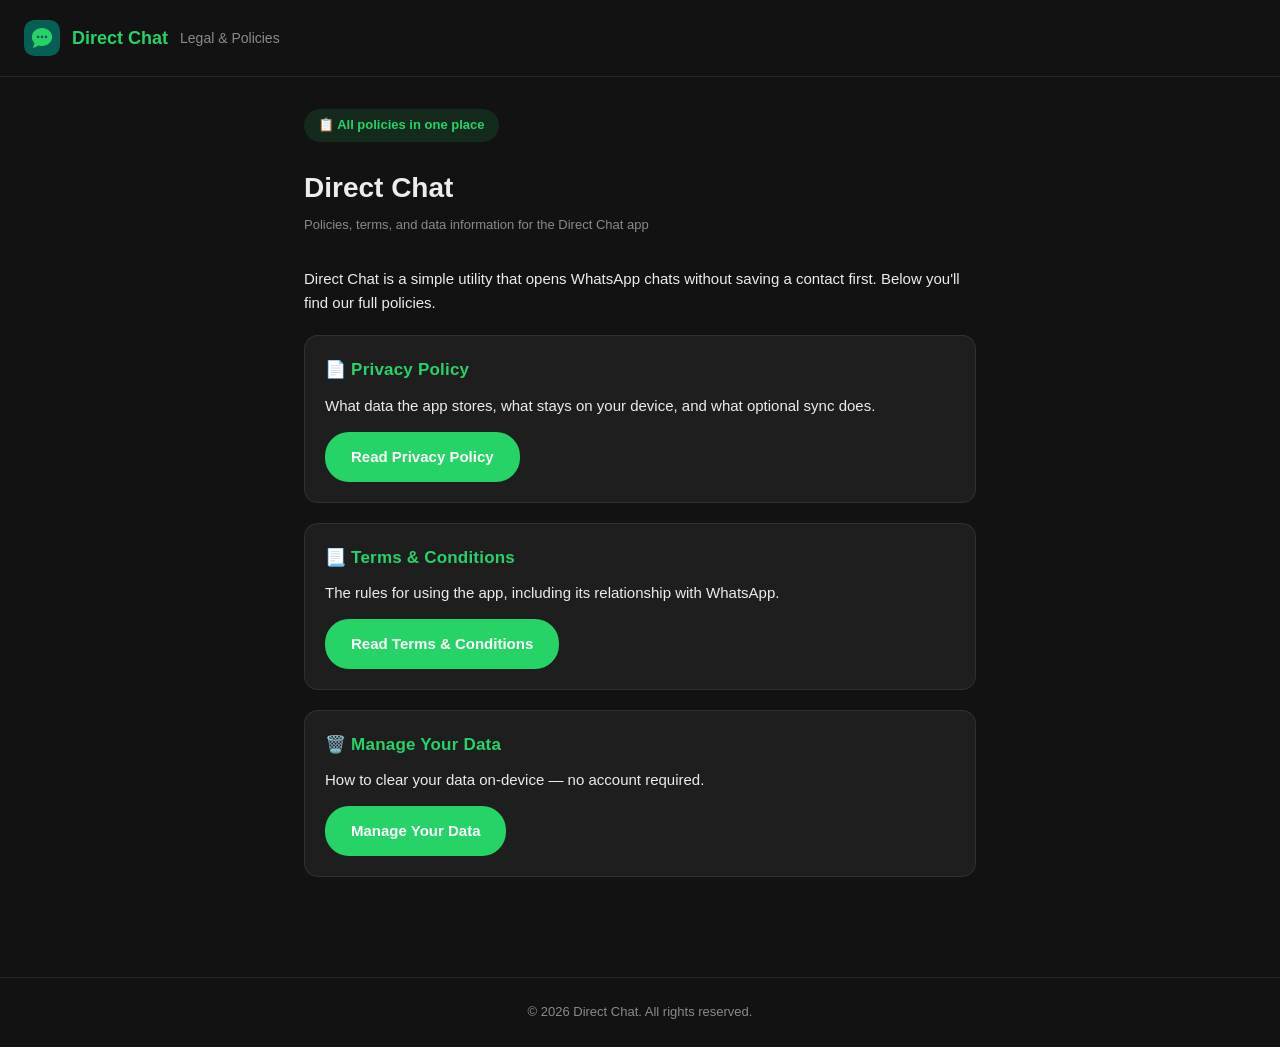
<file: index.html>
<!DOCTYPE html>
<html lang="en">
<head>
<meta charset="UTF-8">
<meta name="viewport" content="width=device-width, initial-scale=1.0">
<title>Direct Chat — Legal &amp; Policies</title>
<link rel="icon" type="image/svg+xml" href="assets/icon.svg">
<link rel="stylesheet" href="assets/style.css">
</head>
<body>

<div class="appbar">
  <img src="assets/icon.svg" alt="Direct Chat icon">
  <span class="name">Direct Chat</span>
  <span class="sep">Legal &amp; Policies</span>
</div>

<main>
  <span class="pill">📋 All policies in one place</span>
  <h1>Direct Chat</h1>
  <p class="updated">Policies, terms, and data information for the Direct Chat app</p>

  <p>Direct Chat is a simple utility that opens WhatsApp chats without saving a contact first. Below you'll find our full policies.</p>

  <div class="card">
    <h2 style="margin-top:0;">📄 Privacy Policy</h2>
    <p>What data the app stores, what stays on your device, and what optional sync does.</p>
    <a class="btn" href="privacy-policy.html">Read Privacy Policy</a>
  </div>

  <div class="card">
    <h2 style="margin-top:0;">📃 Terms &amp; Conditions</h2>
    <p>The rules for using the app, including its relationship with WhatsApp.</p>
    <a class="btn" href="terms-and-conditions.html">Read Terms &amp; Conditions</a>
  </div>

  <div class="card">
    <h2 style="margin-top:0;">🗑️ Manage Your Data</h2>
    <p>How to clear your data on-device — no account required.</p>
    <a class="btn" href="manage-data.html">Manage Your Data</a>
  </div>
</main>

<footer>
  © 2026 Direct Chat. All rights reserved.
</footer>

</body>
</html>
</file>
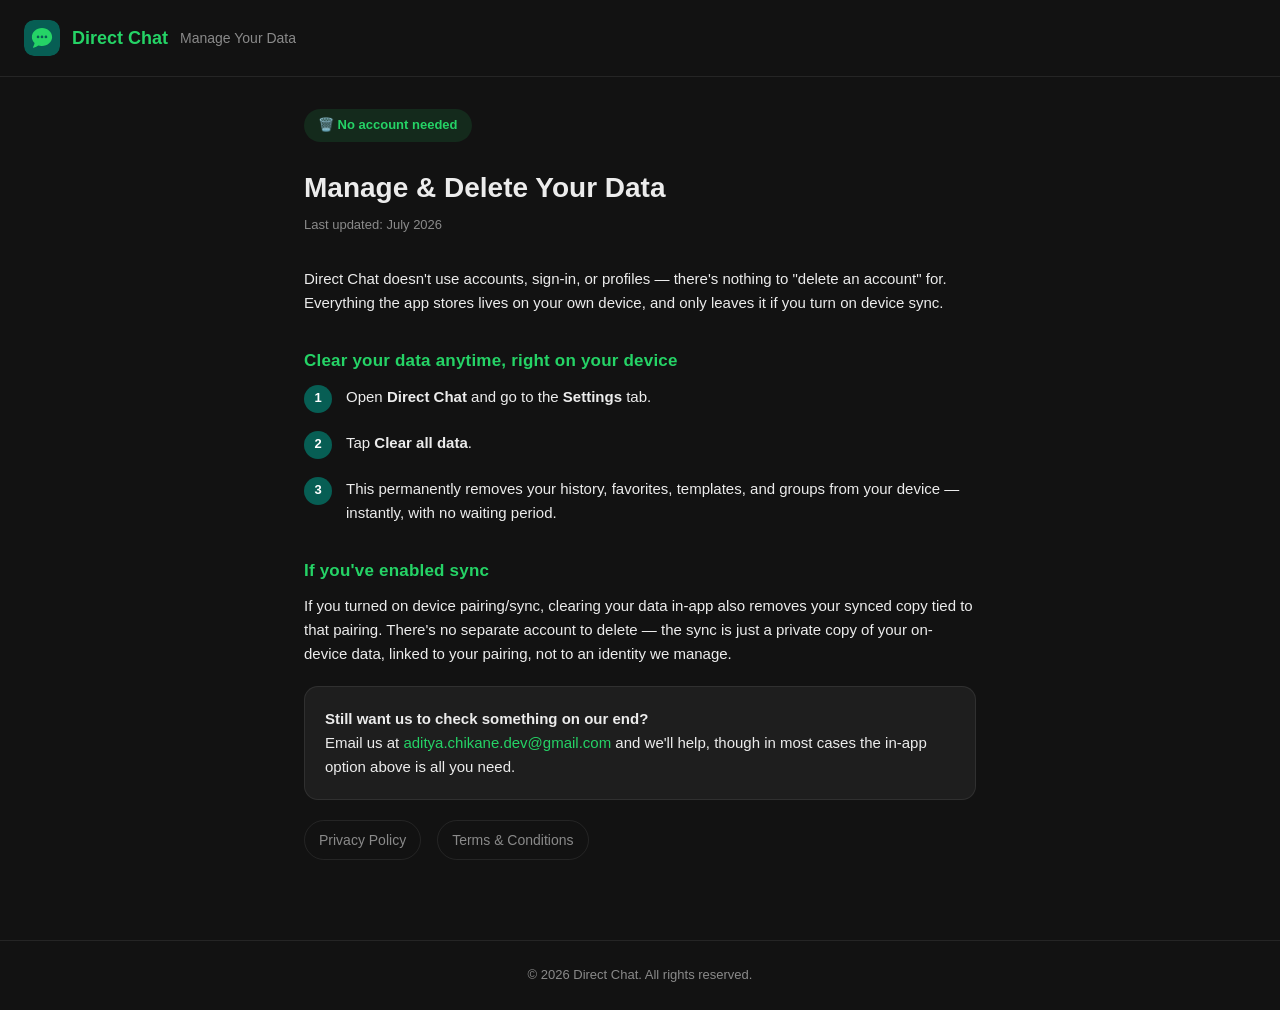
<file: manage-data.html>
<!DOCTYPE html>
<html lang="en">
<head>
<meta charset="UTF-8">
<meta name="viewport" content="width=device-width, initial-scale=1.0">
<title>Manage Your Data — Direct Chat</title>
<link rel="icon" type="image/svg+xml" href="assets/icon.svg">
<link rel="stylesheet" href="assets/style.css">
</head>
<body>

<div class="appbar">
  <img src="assets/icon.svg" alt="Direct Chat icon">
  <span class="name">Direct Chat</span>
  <span class="sep">Manage Your Data</span>
</div>

<main>
  <span class="pill">🗑️ No account needed</span>
  <h1>Manage &amp; Delete Your Data</h1>
  <p class="updated">Last updated: July 2026</p>

  <p>Direct Chat doesn't use accounts, sign-in, or profiles — there's nothing to "delete an account" for. Everything the app stores lives on your own device, and only leaves it if you turn on device sync.</p>

  <h2>Clear your data anytime, right on your device</h2>
  <div class="step">
    <div class="step-num">1</div>
    <p>Open <strong>Direct Chat</strong> and go to the <strong>Settings</strong> tab.</p>
  </div>
  <div class="step">
    <div class="step-num">2</div>
    <p>Tap <strong>Clear all data</strong>.</p>
  </div>
  <div class="step">
    <div class="step-num">3</div>
    <p>This permanently removes your history, favorites, templates, and groups from your device — instantly, with no waiting period.</p>
  </div>

  <h2>If you've enabled sync</h2>
  <p>If you turned on device pairing/sync, clearing your data in-app also removes your synced copy tied to that pairing. There's no separate account to delete — the sync is just a private copy of your on-device data, linked to your pairing, not to an identity we manage.</p>

  <div class="card">
    <p><strong>Still want us to check something on our end?</strong><br>
    Email us at <a href="mailto:">aditya.chikane.dev@gmail.com</a> and we'll help, though in most cases the in-app option above is all you need.</p>
  </div>

  <div class="nav-links">
    <a href="privacy-policy.html">Privacy Policy</a>
    <a href="terms-and-conditions.html">Terms &amp; Conditions</a>
  </div>
</main>

<footer>
  © 2026 Direct Chat. All rights reserved.
</footer>

</body>
</html>
</file>
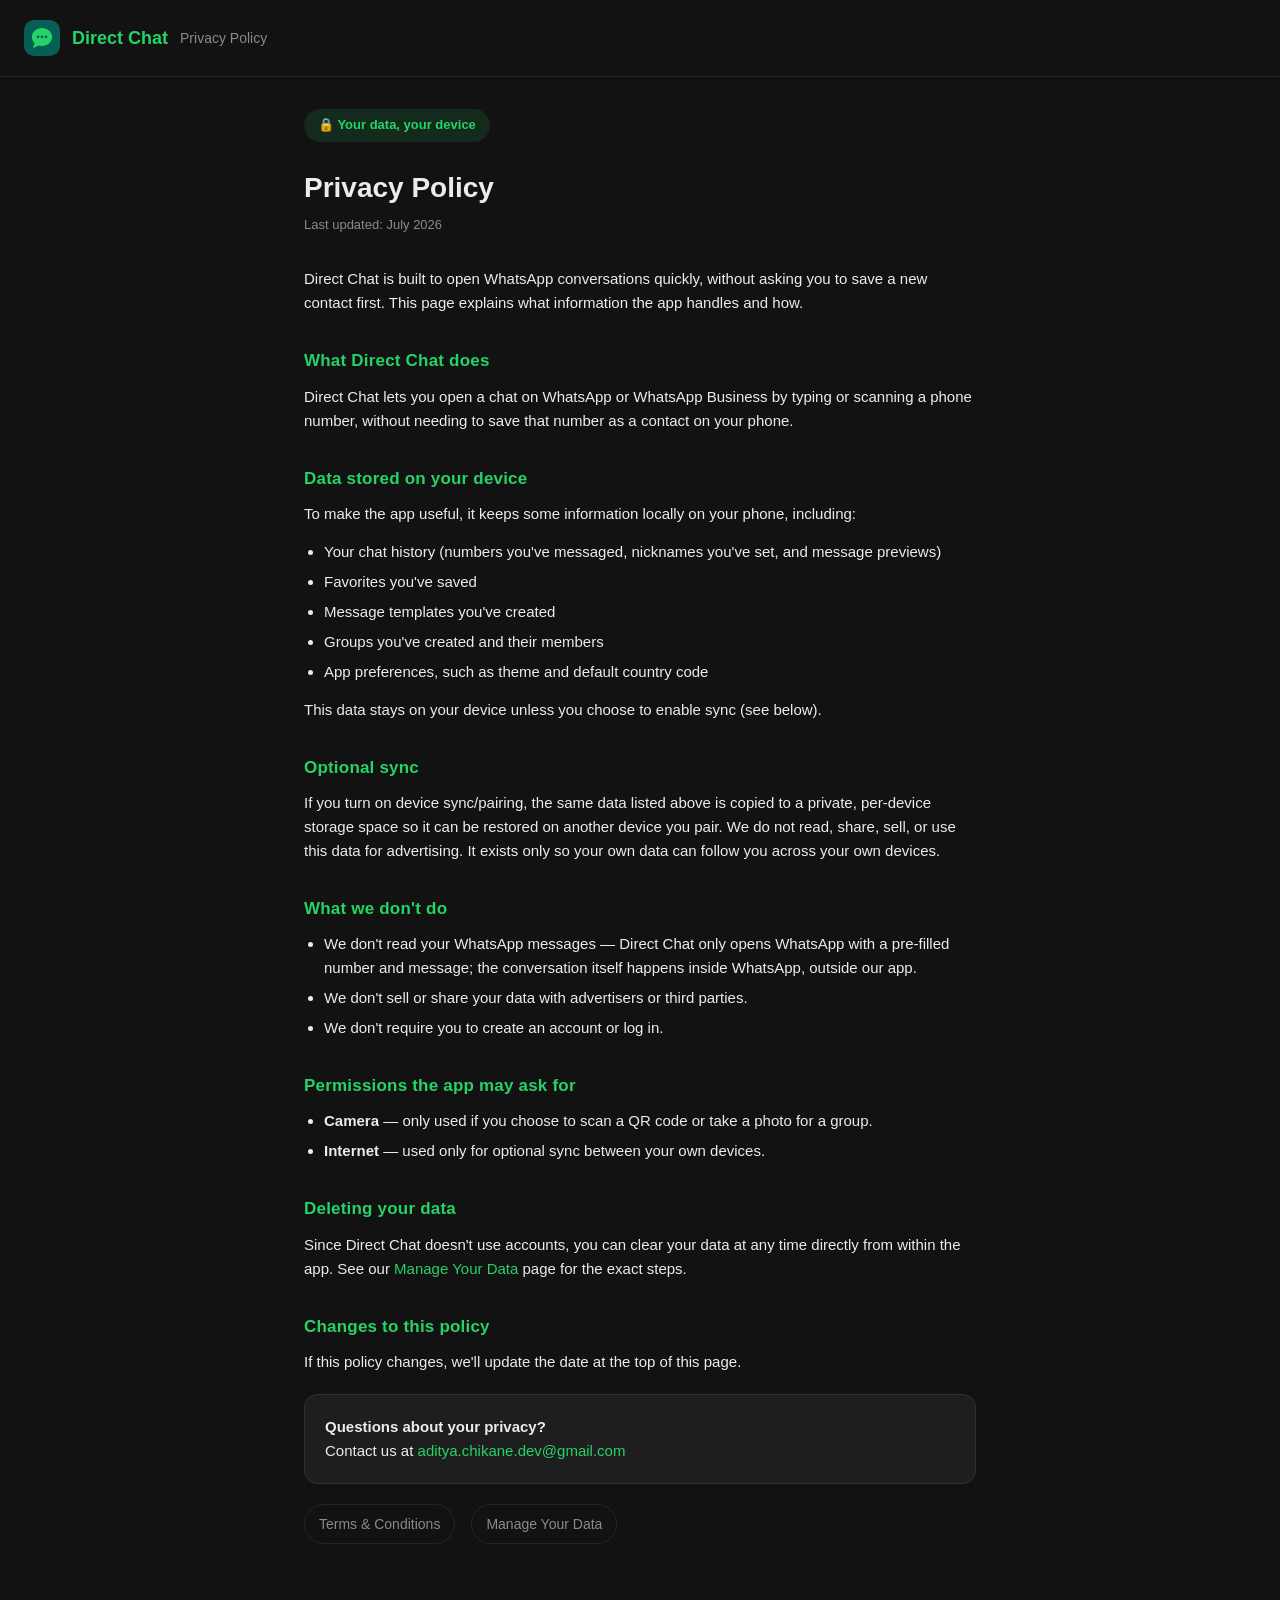
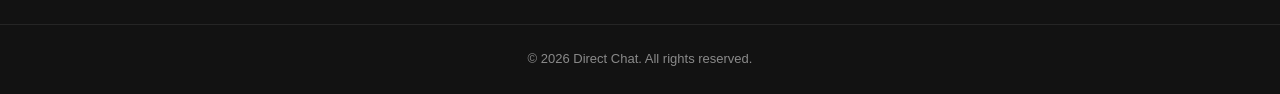
<file: privacy-policy.html>
<!DOCTYPE html>
<html lang="en">
<head>
<meta charset="UTF-8">
<meta name="viewport" content="width=device-width, initial-scale=1.0">
<title>Privacy Policy — Direct Chat</title>
<link rel="icon" type="image/svg+xml" href="assets/icon.svg">
<link rel="stylesheet" href="assets/style.css">
</head>
<body>

<div class="appbar">
  <img src="assets/icon.svg" alt="Direct Chat icon">
  <span class="name">Direct Chat</span>
  <span class="sep">Privacy Policy</span>
</div>

<main>
  <span class="pill">🔒 Your data, your device</span>
  <h1>Privacy Policy</h1>
  <p class="updated">Last updated: July 2026</p>

  <p>Direct Chat is built to open WhatsApp conversations quickly, without asking you to save a new contact first. This page explains what information the app handles and how.</p>

  <h2>What Direct Chat does</h2>
  <p>Direct Chat lets you open a chat on WhatsApp or WhatsApp Business by typing or scanning a phone number, without needing to save that number as a contact on your phone.</p>

  <h2>Data stored on your device</h2>
  <p>To make the app useful, it keeps some information locally on your phone, including:</p>
  <ul>
    <li>Your chat history (numbers you've messaged, nicknames you've set, and message previews)</li>
    <li>Favorites you've saved</li>
    <li>Message templates you've created</li>
    <li>Groups you've created and their members</li>
    <li>App preferences, such as theme and default country code</li>
  </ul>
  <p>This data stays on your device unless you choose to enable sync (see below).</p>

  <h2>Optional sync</h2>
  <p>If you turn on device sync/pairing, the same data listed above is copied to a private, per-device storage space so it can be restored on another device you pair. We do not read, share, sell, or use this data for advertising. It exists only so your own data can follow you across your own devices.</p>

  <h2>What we don't do</h2>
  <ul>
    <li>We don't read your WhatsApp messages — Direct Chat only opens WhatsApp with a pre-filled number and message; the conversation itself happens inside WhatsApp, outside our app.</li>
    <li>We don't sell or share your data with advertisers or third parties.</li>
    <li>We don't require you to create an account or log in.</li>
  </ul>

  <h2>Permissions the app may ask for</h2>
  <ul>
    <li><strong>Camera</strong> — only used if you choose to scan a QR code or take a photo for a group.</li>
    <li><strong>Internet</strong> — used only for optional sync between your own devices.</li>
  </ul>

  <h2>Deleting your data</h2>
  <p>Since Direct Chat doesn't use accounts, you can clear your data at any time directly from within the app. See our <a href="manage-data.html">Manage Your Data</a> page for the exact steps.</p>

  <h2>Changes to this policy</h2>
  <p>If this policy changes, we'll update the date at the top of this page.</p>

  <div class="card">
    <p><strong>Questions about your privacy?</strong><br>
    Contact us at <a href="mailto:">aditya.chikane.dev@gmail.com</a></p>
  </div>

  <div class="nav-links">
    <a href="terms-and-conditions.html">Terms &amp; Conditions</a>
    <a href="manage-data.html">Manage Your Data</a>
  </div>
</main>

<footer>
  © 2026 Direct Chat. All rights reserved.
</footer>

</body>
</html>
</file>
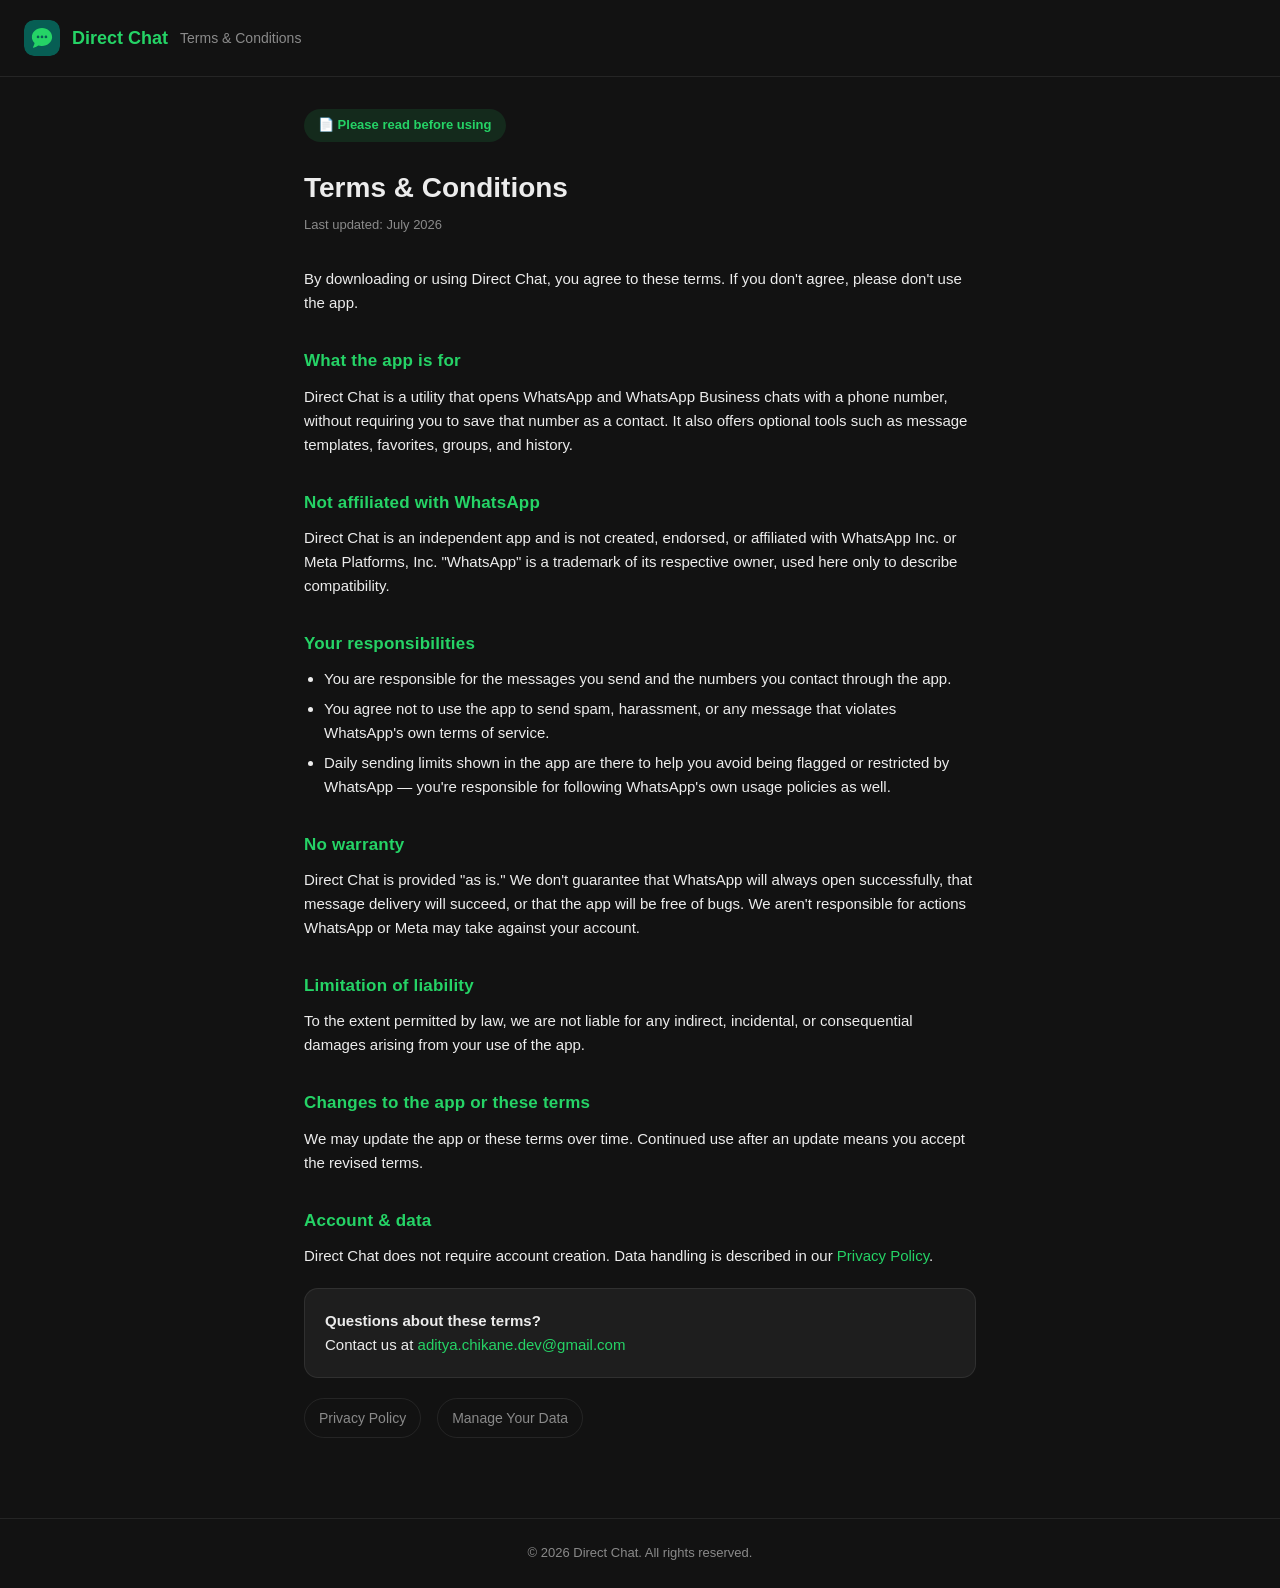
<file: terms-and-conditions.html>
<!DOCTYPE html>
<html lang="en">
<head>
<meta charset="UTF-8">
<meta name="viewport" content="width=device-width, initial-scale=1.0">
<title>Terms &amp; Conditions — Direct Chat</title>
<link rel="icon" type="image/svg+xml" href="assets/icon.svg">
<link rel="stylesheet" href="assets/style.css">
</head>
<body>

<div class="appbar">
  <img src="assets/icon.svg" alt="Direct Chat icon">
  <span class="name">Direct Chat</span>
  <span class="sep">Terms &amp; Conditions</span>
</div>

<main>
  <span class="pill">📄 Please read before using</span>
  <h1>Terms &amp; Conditions</h1>
  <p class="updated">Last updated: July 2026</p>

  <p>By downloading or using Direct Chat, you agree to these terms. If you don't agree, please don't use the app.</p>

  <h2>What the app is for</h2>
  <p>Direct Chat is a utility that opens WhatsApp and WhatsApp Business chats with a phone number, without requiring you to save that number as a contact. It also offers optional tools such as message templates, favorites, groups, and history.</p>

  <h2>Not affiliated with WhatsApp</h2>
  <p>Direct Chat is an independent app and is not created, endorsed, or affiliated with WhatsApp Inc. or Meta Platforms, Inc. "WhatsApp" is a trademark of its respective owner, used here only to describe compatibility.</p>

  <h2>Your responsibilities</h2>
  <ul>
    <li>You are responsible for the messages you send and the numbers you contact through the app.</li>
    <li>You agree not to use the app to send spam, harassment, or any message that violates WhatsApp's own terms of service.</li>
    <li>Daily sending limits shown in the app are there to help you avoid being flagged or restricted by WhatsApp — you're responsible for following WhatsApp's own usage policies as well.</li>
  </ul>

  <h2>No warranty</h2>
  <p>Direct Chat is provided "as is." We don't guarantee that WhatsApp will always open successfully, that message delivery will succeed, or that the app will be free of bugs. We aren't responsible for actions WhatsApp or Meta may take against your account.</p>

  <h2>Limitation of liability</h2>
  <p>To the extent permitted by law, we are not liable for any indirect, incidental, or consequential damages arising from your use of the app.</p>

  <h2>Changes to the app or these terms</h2>
  <p>We may update the app or these terms over time. Continued use after an update means you accept the revised terms.</p>

  <h2>Account &amp; data</h2>
  <p>Direct Chat does not require account creation. Data handling is described in our <a href="privacy-policy.html">Privacy Policy</a>.</p>

  <div class="card">
    <p><strong>Questions about these terms?</strong><br>
    Contact us at <a href="mailto:">aditya.chikane.dev@gmail.com</a></p>
  </div>

  <div class="nav-links">
    <a href="privacy-policy.html">Privacy Policy</a>
    <a href="manage-data.html">Manage Your Data</a>
  </div>
</main>

<footer>
  © 2026 Direct Chat. All rights reserved.
</footer>

</body>
</html>
</file>
<file: assets/style.css>
:root {
  --primary: #075E54;
  --accent: #25D366;
  --bg: #121212;
  --card: #1E1E1E;
  --text: #ECECEC;
  --text-secondary: #8A8A8A;
  --divider: rgba(255, 255, 255, 0.08);
  --danger: #E53935;
}

* { box-sizing: border-box; }

html, body {
  margin: 0;
  padding: 0;
  background: var(--bg);
  color: var(--text);
  font-family: -apple-system, BlinkMacSystemFont, "Segoe UI", Roboto, Helvetica, Arial, sans-serif;
  line-height: 1.6;
}

.appbar {
  display: flex;
  align-items: center;
  gap: 12px;
  padding: 20px 24px;
  border-bottom: 1px solid var(--divider);
  position: sticky;
  top: 0;
  background: var(--bg);
  z-index: 10;
}

.appbar img {
  width: 36px;
  height: 36px;
  border-radius: 10px;
}

.appbar .name {
  font-weight: 700;
  font-size: 18px;
  color: var(--accent);
}

.appbar .sep {
  color: var(--text-secondary);
  font-weight: 400;
  font-size: 14px;
}

main {
  max-width: 720px;
  margin: 0 auto;
  padding: 32px 24px 80px;
}

h1 {
  font-size: 28px;
  font-weight: 800;
  margin: 0 0 4px;
  color: var(--text);
}

.updated {
  color: var(--text-secondary);
  font-size: 13px;
  margin-bottom: 32px;
}

h2 {
  font-size: 17px;
  font-weight: 700;
  color: var(--accent);
  margin: 32px 0 10px;
  letter-spacing: 0.2px;
}

p, li {
  color: var(--text);
  font-size: 15px;
}

p {
  margin: 0 0 14px;
}

ul {
  margin: 0 0 14px;
  padding-left: 20px;
}

li {
  margin-bottom: 6px;
}

.card {
  background: var(--card);
  border-radius: 14px;
  padding: 20px;
  margin: 20px 0;
  border: 1px solid var(--divider);
}

.card p:last-child { margin-bottom: 0; }

a {
  color: var(--accent);
  text-decoration: none;
}

a:hover { text-decoration: underline; }

.pill {
  display: inline-flex;
  align-items: center;
  gap: 6px;
  background: rgba(37, 211, 102, 0.12);
  color: var(--accent);
  border-radius: 20px;
  padding: 6px 14px;
  font-size: 13px;
  font-weight: 600;
  margin-bottom: 24px;
}

.nav-links {
  display: flex;
  gap: 16px;
  margin-top: 8px;
  flex-wrap: wrap;
}

.nav-links a {
  font-size: 14px;
  color: var(--text-secondary);
  border: 1px solid var(--divider);
  padding: 8px 14px;
  border-radius: 20px;
}

.nav-links a:hover {
  color: var(--accent);
  border-color: var(--accent);
  text-decoration: none;
}

.danger-box {
  background: rgba(229, 57, 53, 0.1);
  border: 1px solid rgba(229, 57, 53, 0.3);
  border-radius: 14px;
  padding: 18px 20px;
  margin: 20px 0;
}

.danger-box h2 {
  color: var(--danger);
  margin-top: 0;
}

.danger-box p { margin-bottom: 8px; }

label {
  display: block;
  font-size: 13px;
  font-weight: 600;
  color: var(--text-secondary);
  margin-bottom: 6px;
}

input, textarea {
  width: 100%;
  background: var(--card);
  border: 1px solid var(--divider);
  border-radius: 10px;
  padding: 12px 14px;
  color: var(--text);
  font-size: 14px;
  margin-bottom: 16px;
  font-family: inherit;
}

input:focus, textarea:focus {
  outline: none;
  border-color: var(--accent);
}

button, .btn {
  display: inline-block;
  background: var(--accent);
  color: #ffffff;
  border: none;
  border-radius: 24px;
  padding: 13px 26px;
  font-size: 15px;
  font-weight: 700;
  cursor: pointer;
}

button:hover, .btn:hover {
  opacity: 0.92;
  text-decoration: none;
}

.btn-outline {
  background: transparent;
  border: 1.5px solid var(--danger);
  color: var(--danger);
}

footer {
  text-align: center;
  padding: 24px;
  color: var(--text-secondary);
  font-size: 13px;
  border-top: 1px solid var(--divider);
}

.step {
  display: flex;
  gap: 14px;
  margin-bottom: 18px;
}

.step-num {
  flex-shrink: 0;
  width: 28px;
  height: 28px;
  border-radius: 50%;
  background: var(--primary);
  color: #fff;
  display: flex;
  align-items: center;
  justify-content: center;
  font-size: 13px;
  font-weight: 700;
}

.step p { margin: 0; }
</file>
